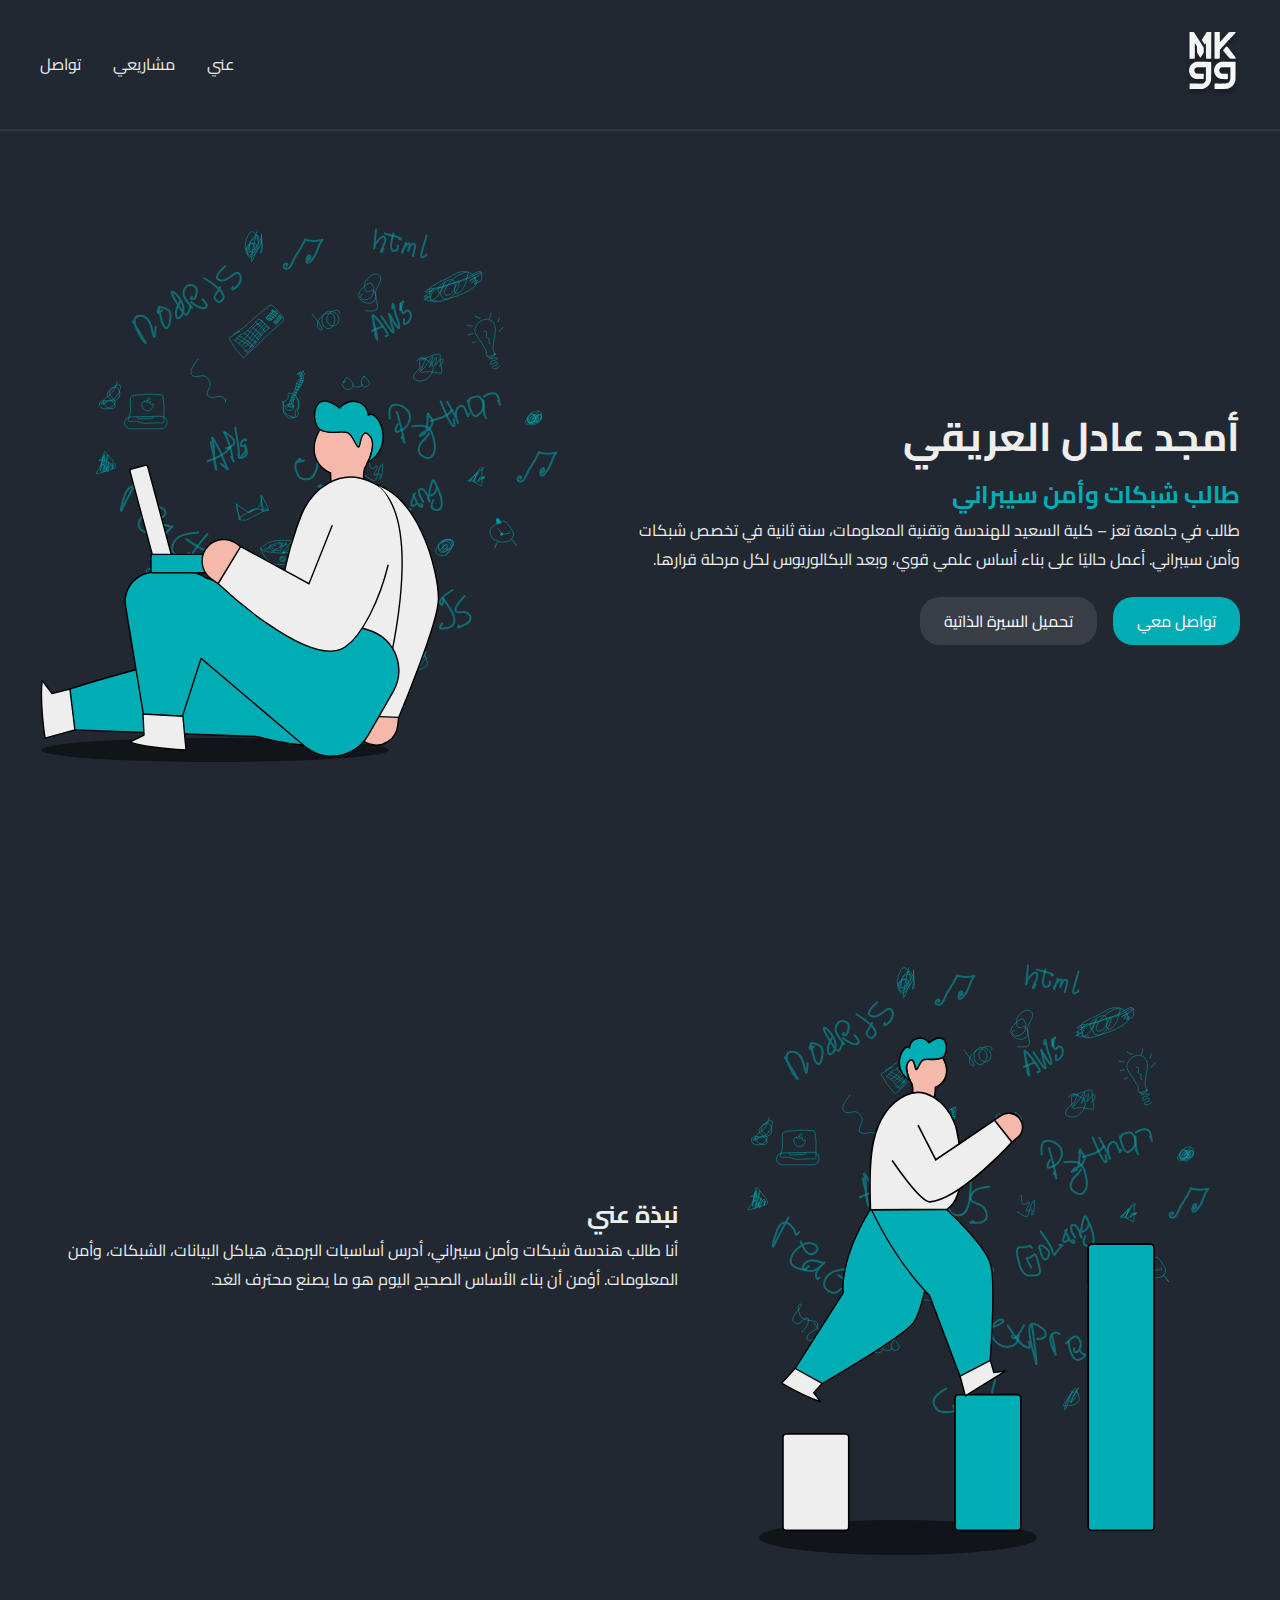
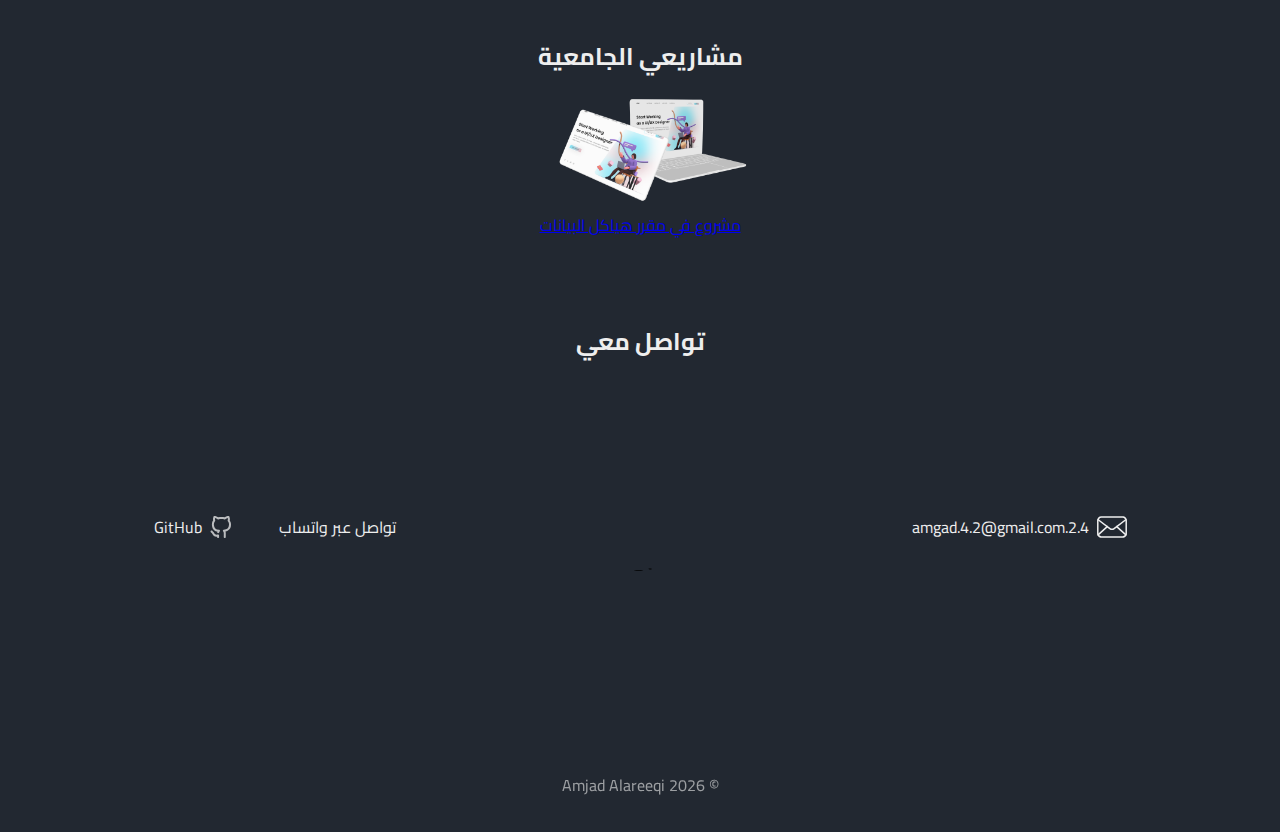
<file: index.html>
<!DOCTYPE html>
<html lang="ar" dir="rtl">
<head>
  <meta charset="UTF-8">
  <meta name="viewport" content="width=device-width, initial-scale=1.0">
  <title>أمجد العريقي | شبكات وأمن سيبراني</title>

  <!-- CSS -->
  <link rel="stylesheet" href="styles.css">
</head>

<body>

<!-- ===== Header ===== -->
<header class="header">
  <img src="svg/logo.svg" alt="Logo" class="logo">

  <nav class="navigation">
    <ul>
      <li><a href="#about">عني</a></li>
      <li><a href="#projects">مشاريعي</a></li>
      <li><a href="#contact">تواصل</a></li>
    </ul>
  </nav>
</header>

<hr>

<!-- ===== Hero Section ===== -->
<section class="hero">
  <div class="heroText">
    <h1>أمجد عادل العريقي</h1>
    <h2>طالب شبكات وأمن سيبراني</h2>

    <p>
      طالب في جامعة تعز – كلية السعيد للهندسة وتقنية المعلومات،
      سنة ثانية في تخصص شبكات وأمن سيبراني.
      أعمل حاليًا على بناء أساس علمي قوي،
      وبعد البكالوريوس لكل مرحلة قرارها.
    </p>

    <div class="buttons">
      <a href="#contact" class="btn primary">تواصل معي</a>
      <a href="CV.pdf" class="btn secondary" download>تحميل السيرة الذاتية</a>
    </div>
  </div>

  <img src="svg/Hero.svg" alt="Hero Image" class="heroImg">
</section>

<!-- ===== About ===== -->
<section class="about" id="about">
  <img src="svg/AboutMe.svg" alt="About Me">

  <div class="aboutText">
    <h2>نبذة عني</h2>
    <p>
      أنا طالب هندسة شبكات وأمن سيبراني،
      أدرس أساسيات البرمجة، هياكل البيانات،
      الشبكات، وأمن المعلومات.
      أؤمن أن بناء الأساس الصحيح اليوم
      هو ما يصنع محترف الغد.
    </p>
  </div>
</section>

<!-- ===== Projects ===== -->
<section class="projects" id="projects">
  <h2>مشاريعي الجامعية</h2>

  <div class="projectBox">
    <a href="https://github.com/24-Amgad-42/-/issues/1#issuecomment-3837269008" target="_blank">
      <img src="imgs/webApp.png" alt="University Project">
      <p>مشروع في مقرر هياكل البيانات</p>
    </a>
  </div>
</section>

<!-- ===== Contact ===== -->
<section class="contact" id="contact">
  <h2>تواصل معي</h2>

  <div class="contactItems">

    <div class="contactItem">
      <img src="svg/Email.svg" alt="Email">
      <a href="mailto:2.4.amgad.4.2@gmail.com">
        2.4.amgad.4.2@gmail.com
      </a>
    </div>

    <div class="contactItem">
      <img src="svg/whatsapp.svg" alt="WhatsApp">
      <a href="https://wa.me/qr/UNFLMEONMPZ7O1" target="_blank">
        تواصل عبر واتساب
      </a>
    </div>

    <div class="contactItem">
      <img src="svg/github.svg" alt="GitHub">
      <a href="https://github.com/24-Amgad-42" target="_blank">
        GitHub
      </a>
    </div>

  </div>
</section>

<!-- ===== Footer ===== -->
<footer>
  <p>© 2026 Amjad Alareeqi</p>
</footer>

<script src="script.js"></script>
</body>
</html>
</file>
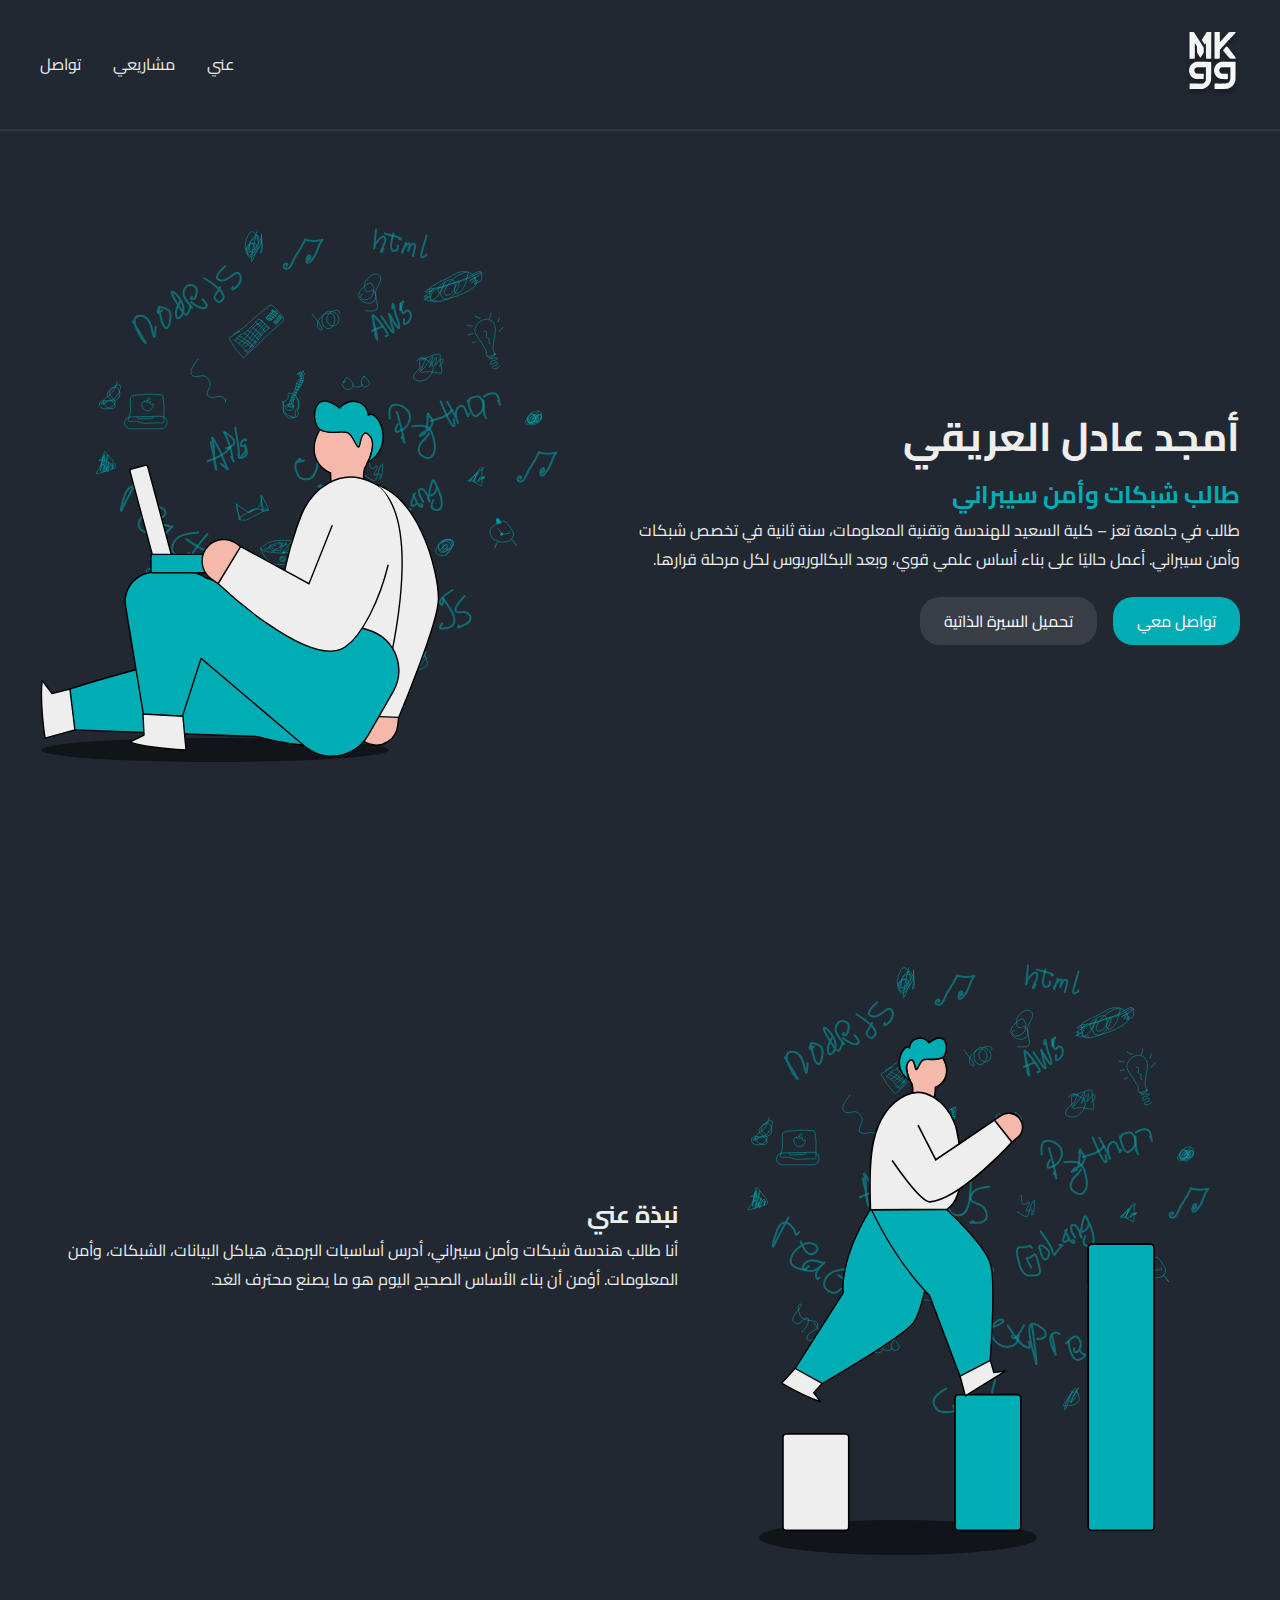
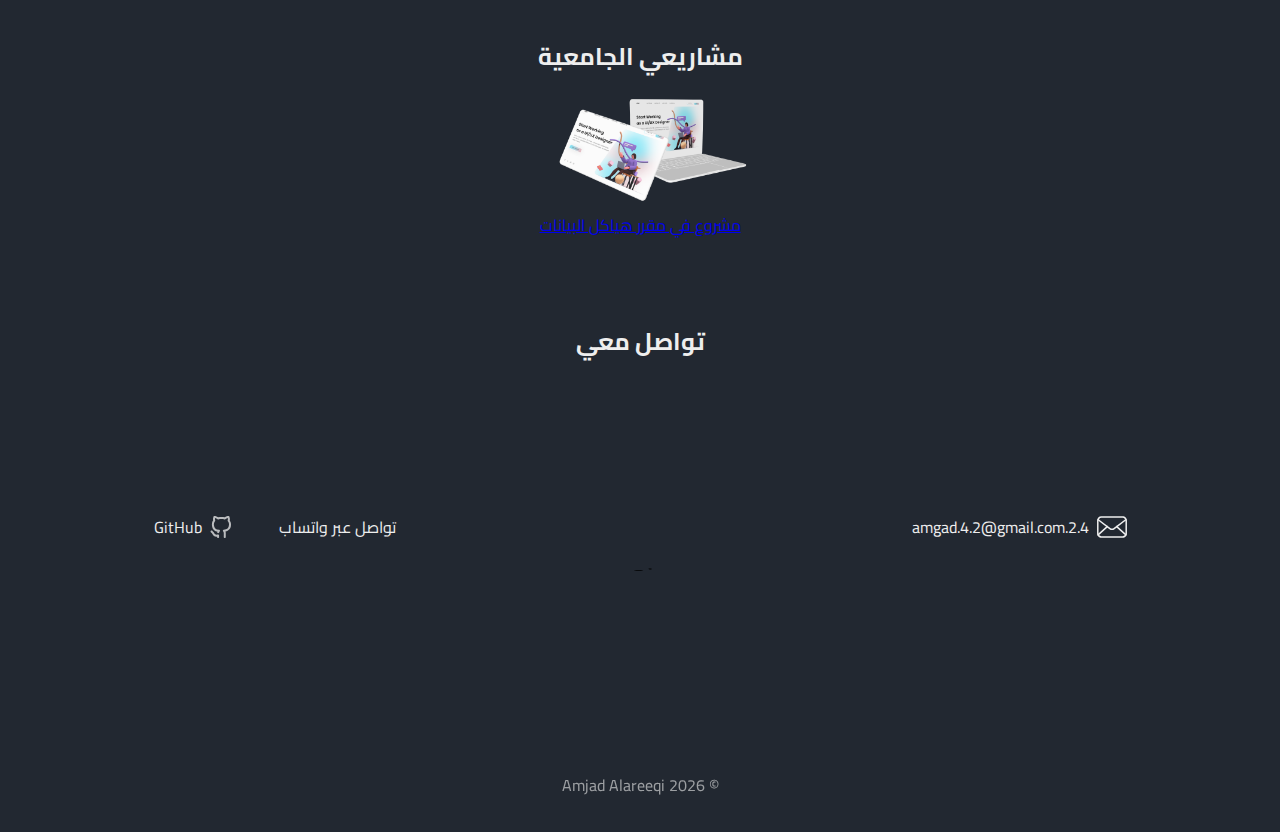
<file: wep/index.html>
<!DOCTYPE html>
<html lang="ar" dir="rtl">
<head>
  <meta charset="UTF-8">
  <meta name="viewport" content="width=device-width, initial-scale=1.0">
  <title>أمجد العريقي | شبكات وأمن سيبراني</title>

  <!-- CSS -->
  <link rel="stylesheet" href="styles.css">
</head>

<body>

<!-- ===== Header ===== -->
<header class="header">
  <img src="svg/logo.svg" alt="Logo" class="logo">

  <nav class="navigation">
    <ul>
      <li><a href="#about">عني</a></li>
      <li><a href="#projects">مشاريعي</a></li>
      <li><a href="#contact">تواصل</a></li>
    </ul>
  </nav>
</header>

<hr>

<!-- ===== Hero Section ===== -->
<section class="hero">
  <div class="heroText">
    <h1>أمجد عادل العريقي</h1>
    <h2>طالب شبكات وأمن سيبراني</h2>

    <p>
      طالب في جامعة تعز – كلية السعيد للهندسة وتقنية المعلومات،
      سنة ثانية في تخصص شبكات وأمن سيبراني.
      أعمل حاليًا على بناء أساس علمي قوي،
      وبعد البكالوريوس لكل مرحلة قرارها.
    </p>

    <div class="buttons">
      <a href="#contact" class="btn primary">تواصل معي</a>
      <a href="CV.pdf" class="btn secondary" download>تحميل السيرة الذاتية</a>
    </div>
  </div>

  <img src="svg/Hero.svg" alt="Hero Image" class="heroImg">
</section>

<!-- ===== About ===== -->
<section class="about" id="about">
  <img src="svg/AboutMe.svg" alt="About Me">

  <div class="aboutText">
    <h2>نبذة عني</h2>
    <p>
      أنا طالب هندسة شبكات وأمن سيبراني،
      أدرس أساسيات البرمجة، هياكل البيانات،
      الشبكات، وأمن المعلومات.
      أؤمن أن بناء الأساس الصحيح اليوم
      هو ما يصنع محترف الغد.
    </p>
  </div>
</section>

<!-- ===== Projects ===== -->
<section class="projects" id="projects">
  <h2>مشاريعي الجامعية</h2>

  <div class="projectBox">
    <a href="https://github.com/24-Amgad-42/-/issues/1#issuecomment-3837269008" target="_blank">
      <img src="imgs/webApp.png" alt="University Project">
      <p>مشروع في مقرر هياكل البيانات</p>
    </a>
  </div>
</section>

<!-- ===== Contact ===== -->
<section class="contact" id="contact">
  <h2>تواصل معي</h2>

  <div class="contactItems">

    <div class="contactItem">
      <img src="svg/Email.svg" alt="Email">
      <a href="mailto:2.4.amgad.4.2@gmail.com">
        2.4.amgad.4.2@gmail.com
      </a>
    </div>

    <div class="contactItem">
      <img src="svg/whatsapp.svg" alt="WhatsApp">
      <a href="https://wa.me/qr/UNFLMEONMPZ7O1" target="_blank">
        تواصل عبر واتساب
      </a>
    </div>

    <div class="contactItem">
      <img src="svg/github.svg" alt="GitHub">
      <a href="https://github.com/24-Amgad-42" target="_blank">
        GitHub
      </a>
    </div>

  </div>
</section>

<!-- ===== Footer ===== -->
<footer>
  <p>© 2026 Amjad Alareeqi</p>
</footer>

<script src="script.js"></script>
</body>
</html>
</file>
<file: styles.css>
@import url("https://fonts.googleapis.com/css2?family=Cairo:wght@400;700&display=swap");

* {
  margin: 0;
  padding: 0;
  box-sizing: border-box;
  font-family: "Cairo", sans-serif;
}

body {
  background-color: #222831;
  color: #eeeeee;
  line-height: 1.8;
}

/* Header */
.header {
  max-width: 1200px;
  margin: 2rem auto;
  display: flex;
  justify-content: space-between;
  align-items: center;
}

.navigation ul {
  list-style: none;
  display: flex;
  gap: 2rem;
}

.navigation a {
  color: #eeeeee;
  text-decoration: none;
}

.navigation a:hover {
  color: #00adb5;
}

hr {
  opacity: 0.1;
}

/* Hero */
.hero {
  max-width: 1200px;
  margin: 4rem auto;
  display: flex;
  align-items: center;
  gap: 3rem;
}

.hero h1 {
  font-size: 2.5rem;
}

.hero h2 {
  color: #00adb5;
}

.buttons {
  margin-top: 1.5rem;
  display: flex;
  gap: 1rem;
}

.btn {
  padding: 0.6rem 1.5rem;
  border-radius: 20px;
  text-decoration: none;
  color: white;
}

.primary {
  background-color: #00adb5;
}

.secondary {
  background-color: #393e46;
}

/* About */
.about {
  max-width: 1200px;
  margin: 5rem auto;
  display: flex;
  gap: 3rem;
  align-items: center;
}

/* Projects */
.projects {
  max-width: 1200px;
  margin: 5rem auto;
  text-align: center;
}

.projectBox img {
  width: 220px;
  margin-top: 1rem;
  transition: 0.3s;
}

.projectBox img:hover {
  transform: scale(1.1);
}

/* Contact */
.contact {
  max-width: 1200px;
  margin: 5rem auto;
  text-align: center;
}

.contactItems {
  margin-top: 2rem;
  display: flex;
  justify-content: center;
  gap: 3rem;
  flex-wrap: wrap;
}

.contactItem {
  display: flex;
  align-items: center;
  gap: 0.5rem;
}

.contactItem a {
  color: #eeeeee;
  text-decoration: none;
}

/* Footer */
footer {
  text-align: center;
  padding: 2rem;
  opacity: 0.6;
}

/* Responsive */
@media (max-width: 768px) {
  .hero,
  .about {
    flex-direction: column;
    text-align: center;
  }
}
</file>
<file: wep/styles.css>
@import url("https://fonts.googleapis.com/css2?family=Cairo:wght@400;700&display=swap");

* {
  margin: 0;
  padding: 0;
  box-sizing: border-box;
  font-family: "Cairo", sans-serif;
}

body {
  background-color: #222831;
  color: #eeeeee;
  line-height: 1.8;
}

/* Header */
.header {
  max-width: 1200px;
  margin: 2rem auto;
  display: flex;
  justify-content: space-between;
  align-items: center;
}

.navigation ul {
  list-style: none;
  display: flex;
  gap: 2rem;
}

.navigation a {
  color: #eeeeee;
  text-decoration: none;
}

.navigation a:hover {
  color: #00adb5;
}

hr {
  opacity: 0.1;
}

/* Hero */
.hero {
  max-width: 1200px;
  margin: 4rem auto;
  display: flex;
  align-items: center;
  gap: 3rem;
}

.hero h1 {
  font-size: 2.5rem;
}

.hero h2 {
  color: #00adb5;
}

.buttons {
  margin-top: 1.5rem;
  display: flex;
  gap: 1rem;
}

.btn {
  padding: 0.6rem 1.5rem;
  border-radius: 20px;
  text-decoration: none;
  color: white;
}

.primary {
  background-color: #00adb5;
}

.secondary {
  background-color: #393e46;
}

/* About */
.about {
  max-width: 1200px;
  margin: 5rem auto;
  display: flex;
  gap: 3rem;
  align-items: center;
}

/* Projects */
.projects {
  max-width: 1200px;
  margin: 5rem auto;
  text-align: center;
}

.projectBox img {
  width: 220px;
  margin-top: 1rem;
  transition: 0.3s;
}

.projectBox img:hover {
  transform: scale(1.1);
}

/* Contact */
.contact {
  max-width: 1200px;
  margin: 5rem auto;
  text-align: center;
}

.contactItems {
  margin-top: 2rem;
  display: flex;
  justify-content: center;
  gap: 3rem;
  flex-wrap: wrap;
}

.contactItem {
  display: flex;
  align-items: center;
  gap: 0.5rem;
}

.contactItem a {
  color: #eeeeee;
  text-decoration: none;
}

/* Footer */
footer {
  text-align: center;
  padding: 2rem;
  opacity: 0.6;
}

/* Responsive */
@media (max-width: 768px) {
  .hero,
  .about {
    flex-direction: column;
    text-align: center;
  }
}
</file>
